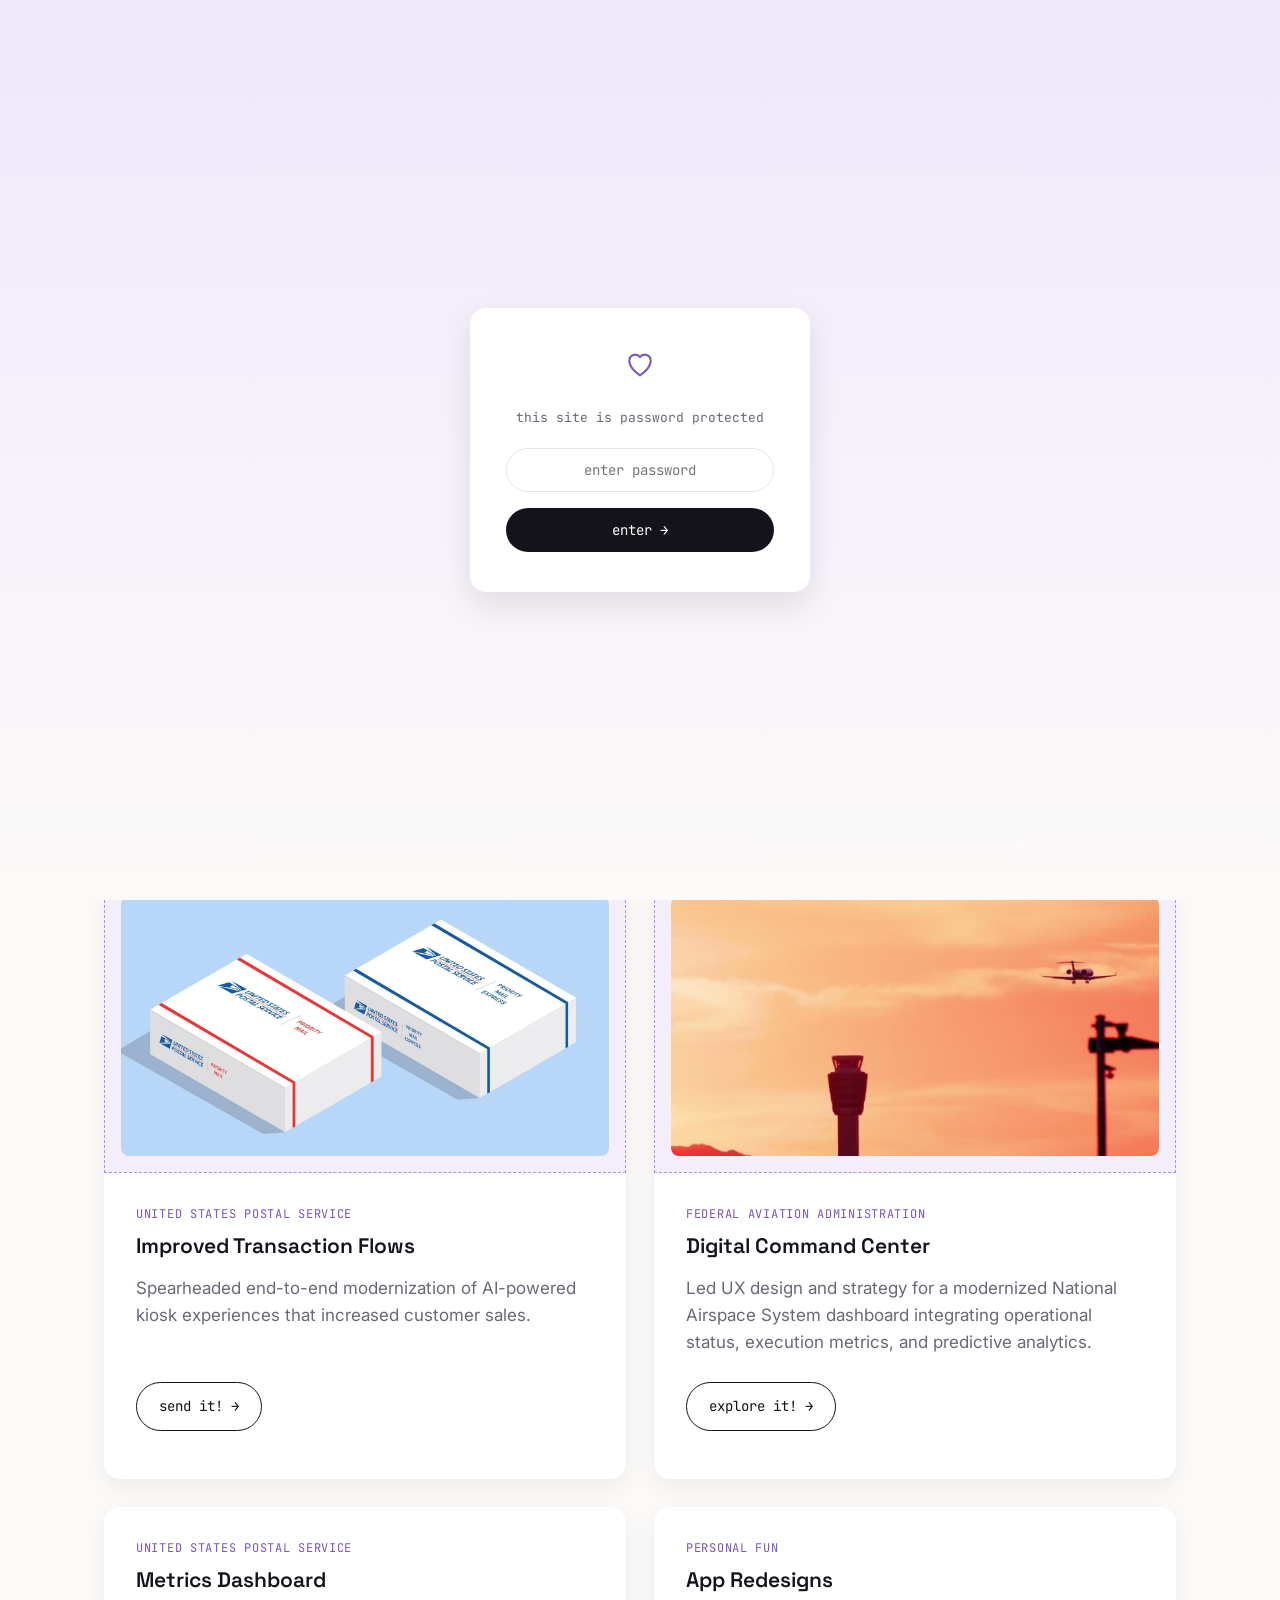
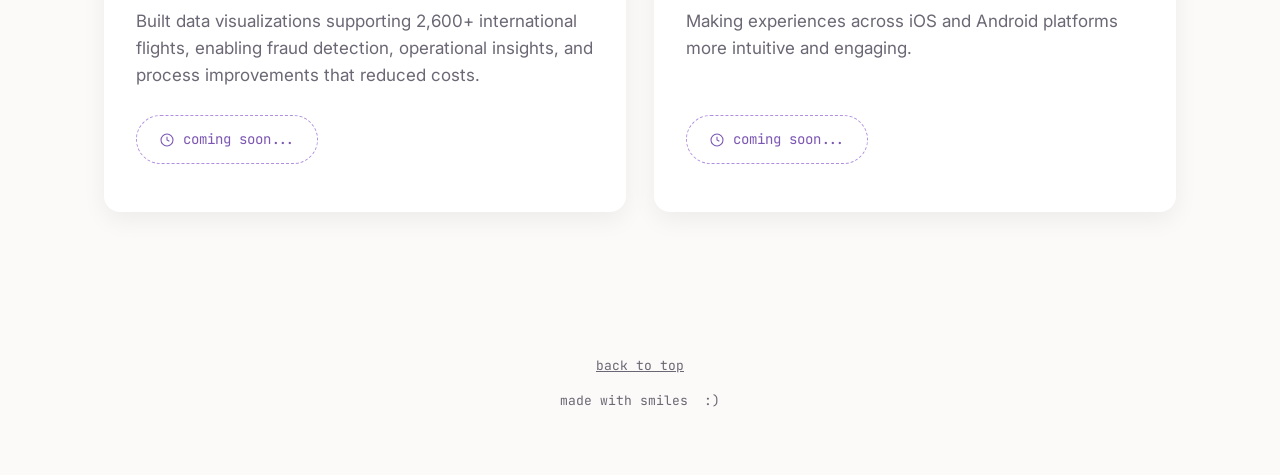
<file: index.html>
<!DOCTYPE html>
<html lang="en">
<head>
<meta charset="UTF-8">
<script>
  if ('scrollRestoration' in history) { history.scrollRestoration = 'manual'; }
  window.addEventListener('pageshow', function () {
    if (window.matchMedia('(max-width: 1511px)').matches) { window.scrollTo(0, 0); }
  });
</script>
<meta name="viewport" content="width=device-width, initial-scale=1.0">
<title>Lindsey Chu — Product Designer</title>
<meta name="description" content="Lindsey Chu is a product designer working at the intersection of design, AI, technology, and business strategy.">
<link rel="stylesheet" href="styles.css">
</head>
<body id="top">
<div class="password-gate" id="passwordGate">
  <form class="password-gate__card" id="passwordForm">
    <svg class="password-gate__logo" viewBox="0 0 24 24" fill="none" stroke="currentColor" stroke-width="1.6"><path d="M12 20.5s-8-5-8-11a4.5 4.5 0 0 1 8-2.8A4.5 4.5 0 0 1 20 9.5c0 6-8 11-8 11Z"/></svg>
    <p class="password-gate__label">this site is password protected</p>
    <input type="password" class="password-gate__input" id="passwordInput" placeholder="enter password" autocomplete="off" required>
    <button type="submit" class="btn btn--primary">enter →</button>
    <p class="password-gate__error" id="passwordError" hidden>incorrect password, try again</p>
  </form>
</div>


<header class="nav">
  <div class="nav__inner">
    <a href="index.html" class="nav__logo" aria-label="Lindsey Chu — home">
      <svg viewBox="0 0 24 24" fill="none" stroke="currentColor" stroke-width="1.6"><path d="M12 20.5s-8-5-8-11a4.5 4.5 0 0 1 8-2.8A4.5 4.5 0 0 1 20 9.5c0 6-8 11-8 11Z"/></svg>
    </a>
    <button class="nav__toggle" aria-label="Toggle menu"><span></span><span></span><span></span></button>
    <nav class="nav__links">
      <div class="nav__links-inner">
        <a href="index.html" aria-current="page">home</a>
        <div class="nav__dropdown">
          <a href="index.html#work" class="nav__dropdown-trigger">work<span class="nav__dropdown-plus" aria-hidden="true">+</span></a>
          <div class="nav__dropdown-menu">
            <div class="nav__dropdown-menu-inner">
              <a href="work-usps.html">USPS — Digital Modernization</a>
              <a href="work-faa.html">Federal Aviation Administration</a>
            </div>
          </div>
        </div>
        <a href="about.html">about</a>
        <a href="https://www.linkedin.com/in/lindsey-chu-1825741a3/" target="_blank" rel="noopener" class="nav__icon-link" aria-label="LinkedIn">
          <svg class="nav__icon" viewBox="0 0 24 24" fill="currentColor"><path d="M4.98 3.5a2.5 2.5 0 1 1 0 5 2.5 2.5 0 0 1 0-5ZM3 9h4v12H3V9Zm7 0h3.8v1.7h.05c.53-1 1.83-2.05 3.77-2.05C21.6 8.65 22 11 22 14v7h-4v-6.2c0-1.48-.03-3.37-2.05-3.37-2.06 0-2.37 1.6-2.37 3.26V21h-4V9Z"/></svg>
        </a>
      </div>
    </nav>
  </div>
</header>

<section class="hero">
  <div class="hero__blobs" aria-hidden="true">
    <svg width="100%" height="100%" viewBox="0 0 1200 700" preserveAspectRatio="xMidYMid slice">
      <path fill="#e3d4f6" opacity="0.6" d="M0,300 C200,200 300,400 500,320 C700,240 800,420 1000,340 C1100,300 1200,320 1200,320 L1200,0 L0,0 Z"/>
      <path fill="#d8c3f0" opacity="0.5" d="M0,420 C220,500 350,340 560,400 C760,460 900,380 1200,440 L1200,0 L0,0 Z"/>
    </svg>
  </div>
  <div class="wrap hero__inner">
    <p class="hero__title">hi, i'm lindsey</p>
    <div class="marquee">
      <div class="marquee__track">
        thinker&nbsp;&nbsp;*&nbsp;&nbsp;data engineer&nbsp;&nbsp;*&nbsp;&nbsp;chef&nbsp;&nbsp;*&nbsp;&nbsp;ux designer&nbsp;&nbsp;*&nbsp;&nbsp;harpist&nbsp;&nbsp;*&nbsp;&nbsp;product manager&nbsp;&nbsp;*&nbsp;&nbsp;ai researcher&nbsp;&nbsp;*&nbsp;&nbsp;business strategist&nbsp;&nbsp;*&nbsp;&nbsp;
        thinker&nbsp;&nbsp;*&nbsp;&nbsp;data engineer&nbsp;&nbsp;*&nbsp;&nbsp;chef&nbsp;&nbsp;*&nbsp;&nbsp;ux designer&nbsp;&nbsp;*&nbsp;&nbsp;harpist&nbsp;&nbsp;*&nbsp;&nbsp;product manager&nbsp;&nbsp;*&nbsp;&nbsp;ai researcher&nbsp;&nbsp;*&nbsp;&nbsp;business strategist&nbsp;&nbsp;*&nbsp;&nbsp;
      </div>
    </div>
    <div class="hero__bio">
      <p>Tinkering at the intersection of design, AI, and business strategy... making intuitive products people love to use.</p>
      <p class="recent"><b>recent:</b> User Experience &amp; AI Design Consultant at IBM</p>
    </div>
    <p class="hero__cta">
      <span class="bubble-cta">
        <span class="bubble-field" aria-hidden="true"></span>
        <a href="#work">view my work ↓</a>
      </span>
    </p>
  </div>
</section>

<section id="work">
  <div class="wrap">
    <p class="eyebrow">my work</p>
    <h2>Case Studies</h2>
    <div class="projects">

      <article class="project-card is-reversed">
        <div class="project-card__media">
          <div class="img-placeholder"><img src="assets/usps-cover.webp" alt="USPS boxes"></div>
        </div>
        <div class="project-card__body">
          <p class="project-card__tag">United States Postal Service</p>
          <h3>Improved Transaction Flows</h3>
          <p>Spearheaded end-to-end modernization of AI-powered kiosk experiences that increased customer sales.</p>
          <p class="project-card__cta">
            <span class="bubble-cta bubble-cta--compact">
              <span class="bubble-field" aria-hidden="true"></span>
              <a class="btn btn--outline" href="work-usps.html">send it! →</a>
            </span>
          </p>
        </div>
      </article>

      <article class="project-card">
        <div class="project-card__media">
          <div class="img-placeholder"><img src="assets/faa-cover.jpg" alt="plane flying in the sunset"></div>
        </div>
        <div class="project-card__body">
          <p class="project-card__tag">Federal Aviation Administration</p>
          <h3>Digital Command Center</h3>
          <p>Led UX design and strategy for a modernized National Airspace System dashboard integrating operational status, execution metrics, and predictive analytics.</p>
          <p class="project-card__cta">
            <span class="bubble-cta bubble-cta--compact">
              <span class="bubble-field" aria-hidden="true"></span>
              <a class="btn btn--outline" href="work-faa.html">explore it! →</a>
            </span>
          </p>
        </div>
      </article>

      <article class="project-card">
        <div class="project-card__body">
          <p class="project-card__tag">United States Postal Service</p>
          <h3>Metrics Dashboard</h3>
          <p>Built data visualizations supporting 2,600+ international flights, enabling fraud detection, operational insights, and process improvements that reduced costs.</p>
          <p class="project-card__cta">
            <span class="coming-soon">
              <svg class="coming-soon__icon" viewBox="0 0 24 24" fill="none" stroke="currentColor" stroke-width="1.6"><circle cx="12" cy="12" r="9"/><path d="M12 7v5l3.5 2"/></svg>
              coming soon...
            </span>
          </p>
        </div>
      </article>

      <article class="project-card">
        <div class="project-card__body">
          <p class="project-card__tag">personal fun</p>
          <h3>App Redesigns</h3>
          <p>Making experiences across iOS and Android platforms more intuitive and engaging.</p>
          <p class="project-card__cta">
            <span class="coming-soon">
              <svg class="coming-soon__icon" viewBox="0 0 24 24" fill="none" stroke="currentColor" stroke-width="1.6"><circle cx="12" cy="12" r="9"/><path d="M12 7v5l3.5 2"/></svg>
              coming soon...
            </span>
          </p>
        </div>
      </article>

    </div>
  </div>
</section>

<footer class="site-footer">
  <a class="back-to-top" href="#top">back to top</a>
  <p>made with smiles&nbsp; :)</p>
</footer>

<script src="script.js"></script>
</body>
</html>
</file>
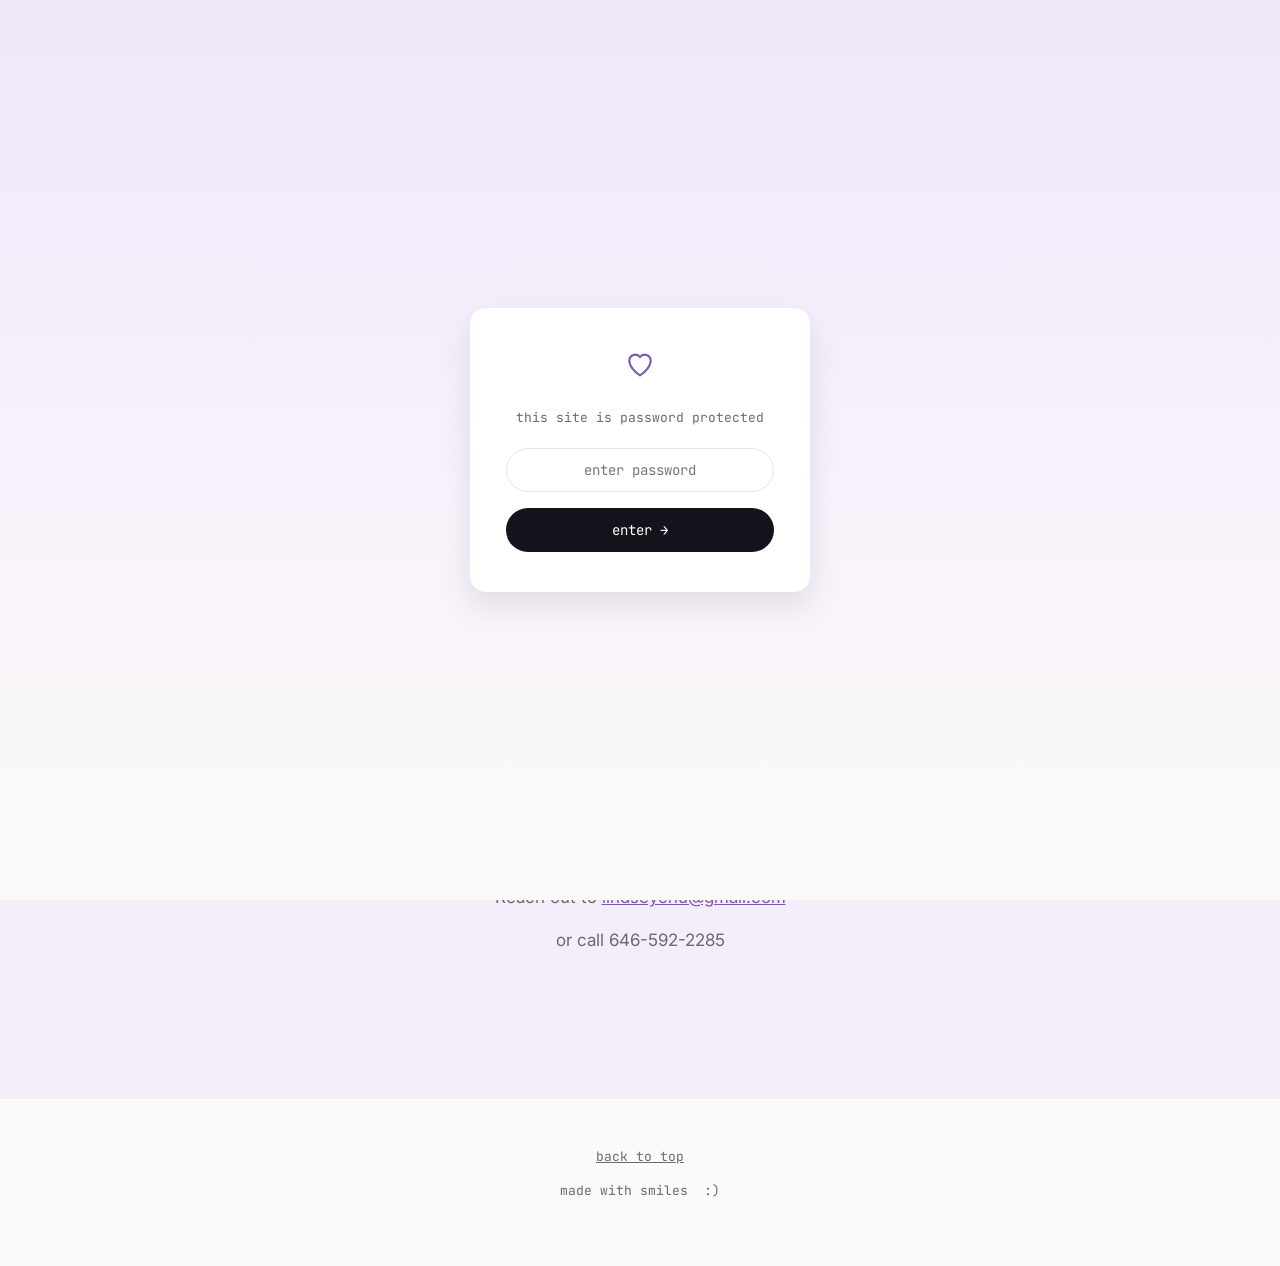
<file: about.html>
<!DOCTYPE html>
<html lang="en">
<head>
<meta charset="UTF-8">
<script>
  if ('scrollRestoration' in history) { history.scrollRestoration = 'manual'; }
  window.addEventListener('pageshow', function () {
    if (window.matchMedia('(max-width: 1511px)').matches) { window.scrollTo(0, 0); }
  });
</script>
<meta name="viewport" content="width=device-width, initial-scale=1.0">
<title>About — Lindsey Chu</title>
<link rel="stylesheet" href="styles.css">
</head>
<body id="top">
<div class="password-gate" id="passwordGate">
  <form class="password-gate__card" id="passwordForm">
    <svg class="password-gate__logo" viewBox="0 0 24 24" fill="none" stroke="currentColor" stroke-width="1.6"><path d="M12 20.5s-8-5-8-11a4.5 4.5 0 0 1 8-2.8A4.5 4.5 0 0 1 20 9.5c0 6-8 11-8 11Z"/></svg>
    <p class="password-gate__label">this site is password protected</p>
    <input type="password" class="password-gate__input" id="passwordInput" placeholder="enter password" autocomplete="off" required>
    <button type="submit" class="btn btn--primary">enter →</button>
    <p class="password-gate__error" id="passwordError" hidden>incorrect password, try again</p>
  </form>
</div>


<header class="nav">
  <div class="nav__inner">
    <a href="index.html" class="nav__logo" aria-label="Lindsey Chu — home">
      <svg viewBox="0 0 24 24" fill="none" stroke="currentColor" stroke-width="1.6"><path d="M12 20.5s-8-5-8-11a4.5 4.5 0 0 1 8-2.8A4.5 4.5 0 0 1 20 9.5c0 6-8 11-8 11Z"/></svg>
    </a>
    <button class="nav__toggle" aria-label="Toggle menu"><span></span><span></span><span></span></button>
    <nav class="nav__links">
      <div class="nav__links-inner">
        <a href="index.html">home</a>
        <div class="nav__dropdown">
          <a href="index.html#work" class="nav__dropdown-trigger">work<span class="nav__dropdown-plus" aria-hidden="true">+</span></a>
          <div class="nav__dropdown-menu">
            <div class="nav__dropdown-menu-inner">
              <a href="work-usps.html">USPS — Digital Modernization</a>
              <a href="work-faa.html">Federal Aviation Administration</a>
            </div>
          </div>
        </div>
        <a href="about.html" aria-current="page">about</a>
        <a href="https://www.linkedin.com/in/lindsey-chu-1825741a3/" target="_blank" rel="noopener" class="nav__icon-link" aria-label="LinkedIn">
          <svg class="nav__icon" viewBox="0 0 24 24" fill="currentColor"><path d="M4.98 3.5a2.5 2.5 0 1 1 0 5 2.5 2.5 0 0 1 0-5ZM3 9h4v12H3V9Zm7 0h3.8v1.7h.05c.53-1 1.83-2.05 3.77-2.05C21.6 8.65 22 11 22 14v7h-4v-6.2c0-1.48-.03-3.37-2.05-3.37-2.06 0-2.37 1.6-2.37 3.26V21h-4V9Z"/></svg>
        </a>
      </div>
    </nav>
  </div>
</header>

<section class="section--tint about-hero" style="padding-top:64px;">
  <div class="wrap">
    <h1 class="about-hero__title">Nice to meet you!</h1>

    <div class="about-hero__arrows">
      <svg class="about-arrow" data-target="school" viewBox="0 0 160 150" fill="none" aria-hidden="true">
        <path d="M135 8c-15 35-65 30-90 65-8 12-12 25-14 42" stroke="currentColor" stroke-linecap="round"/>
        <path d="M22 94l6 24 24-10" stroke="currentColor" stroke-linecap="round" stroke-linejoin="round"/>
      </svg>
      <svg class="about-arrow" data-target="career" viewBox="0 0 160 150" fill="none" aria-hidden="true">
        <path d="M80 8c-2 35 4 70 0 100" stroke="currentColor" stroke-linecap="round"/>
        <path d="M58 95l22 25 20-27" stroke="currentColor" stroke-linecap="round" stroke-linejoin="round"/>
      </svg>
      <svg class="about-arrow" data-target="hobbies" viewBox="0 0 160 150" fill="none" aria-hidden="true">
        <path d="M25 8c15 35 65 30 90 65 8 12 12 25 14 42" stroke="currentColor" stroke-linecap="round"/>
        <path d="M138 94l-6 24-24-10" stroke="currentColor" stroke-linecap="round" stroke-linejoin="round"/>
      </svg>
    </div>

    <div class="about-hero__images">
      <div class="about-photo-wrap about-photo-wrap--left" data-target="school">
        <span class="bubble-field" aria-hidden="true"></span>
        <div class="img-placeholder about-photo"><img src="assets/about3.JPG" alt="graduation photo with friends" style="width: 100%; max-width: 270px; height: auto;"></div>
      </div>
      <div class="about-photo-wrap about-photo-wrap--center" data-target="career">
        <span class="bubble-field" aria-hidden="true"></span>
        <div class="img-placeholder about-photo"><img src="assets/about1.JPG" alt="portrait of Lindsey" style="width: 100%; max-width: 300px; height: auto;"></div>
      </div>
      <div class="about-photo-wrap about-photo-wrap--right" data-target="hobbies">
        <span class="bubble-field" aria-hidden="true"></span>
        <div class="img-placeholder about-photo"><img src="assets/about2.JPG" alt="home-cooked meal spread" style="width: 100%; max-width: 200px; height: auto;"></div>
      </div>
    </div>

    <div class="about-hero__panel">
      <div class="about-panel" data-panel="career">
        <h3>career</h3>
        <p>Currently a User Experience &amp; AI Design Consultant in the Customer Transformation Service Line at IBM.</p>
        <p>I am passionate about exploring the intersection of design thinking, innovative technologies, and business strategies. Through a collaborative, empathetic, and iterative drive, I translate complex concepts into intuitive UX.</p>
      </div>

      <div class="about-panel" data-panel="school">
        <h3>school</h3>
        <ul>
          <li>Johns Hopkins, Carey Business School (2026)
            <ul>
              <li>M.B.A. in Business Administration, Beta Gamma Sigma Honor Society</li>
              <li>Specializations in Entrepreneurship and Real Estate</li>
            </ul>
          </li>
          <li>Maryland Institute College of Art (2026)
            <ul>
              <li>M.A. in Design Leadership, Honor Society</li>
            </ul>
          </li>
          <li>Williams College (2023)
            <ul>
              <li>B.A. in Computer Science, Minor in Science &amp; Technology Studies</li>
            </ul>
          </li>
        </ul>
      </div>

      <div class="about-panel" data-panel="hobbies">
        <h3>hobbies</h3>
        <ul>
          <li>transitioning from product design to product management</li>
          <li>career mentor for IBM buddy program</li>
          <li>experimenting with unique matcha latte flavors</li>
          <li>cooking new dishes from around the world</li>
        </ul>
      </div>
    </div>

    <div class="about-simple">
      <div class="about-simple__item">
        <div class="img-placeholder about-photo"><img src="assets/about1.JPG" alt="portrait of Lindsey" style="width: 100%; max-width: 300px; height: auto;"></div>
        <div class="about-simple__text">
          <h3>career</h3>
          <p>Currently a User Experience &amp; AI Design Consultant in the Customer Transformation Service Line at IBM.</p>
          <p>I am passionate about exploring the intersection of design thinking, innovative technologies, and business strategies. Through a collaborative, empathetic, and iterative drive, I translate complex concepts into intuitive UX.</p>
        </div>
      </div>
      <div class="about-simple__item">
        <div class="img-placeholder about-photo"><img src="assets/about3.JPG" alt="graduation photo with friends" style="width: 100%; max-width: 270px; height: auto;"></div>
        <div class="about-simple__text">
          <h3>school</h3>
          <ul>
            <li>Johns Hopkins, Carey Business School (2026)
              <ul>
                <li>M.B.A. in Business Administration, Beta Gamma Sigma Honor Society</li>
                <li>Specializations in Entrepreneurship and Real Estate</li>
              </ul>
            </li>
            <li>Maryland Institute College of Art (2026)
              <ul>
                <li>M.A. in Design Leadership, Honor Society</li>
              </ul>
            </li>
            <li>Williams College (2023)
              <ul>
                <li>B.A. in Computer Science, Minor in Science &amp; Technology Studies</li>
              </ul>
            </li>
          </ul>
        </div>
      </div>
      <div class="about-simple__item">
        <div class="img-placeholder about-photo about-photo--square"><img src="assets/about2.JPG" alt="home-cooked meal spread"></div>
        <div class="about-simple__text">
          <h3>hobbies</h3>
          <ul>
            <li>transitioning from product design to product management</li>
            <li>career mentor for IBM buddy program</li>
            <li>experimenting with unique matcha latte flavors</li>
            <li>cooking new dishes from around the world</li>
          </ul>
        </div>
      </div>
    </div>
  </div>

  <div class="wrap">
    <div class="contact-card">
      <p>Want to chat?</p>
      <p>Reach out to <a href="mailto:lindseychu@gmail.com">lindseychu@gmail.com</a></p>
      <p>or call 646-592-2285</p>
    </div>
  </div>
</section>

<footer class="site-footer">
  <a class="back-to-top" href="#top">back to top</a>
  <p>made with smiles&nbsp; :)</p>
</footer>

<script src="script.js"></script>
</body>
</html>
</file>
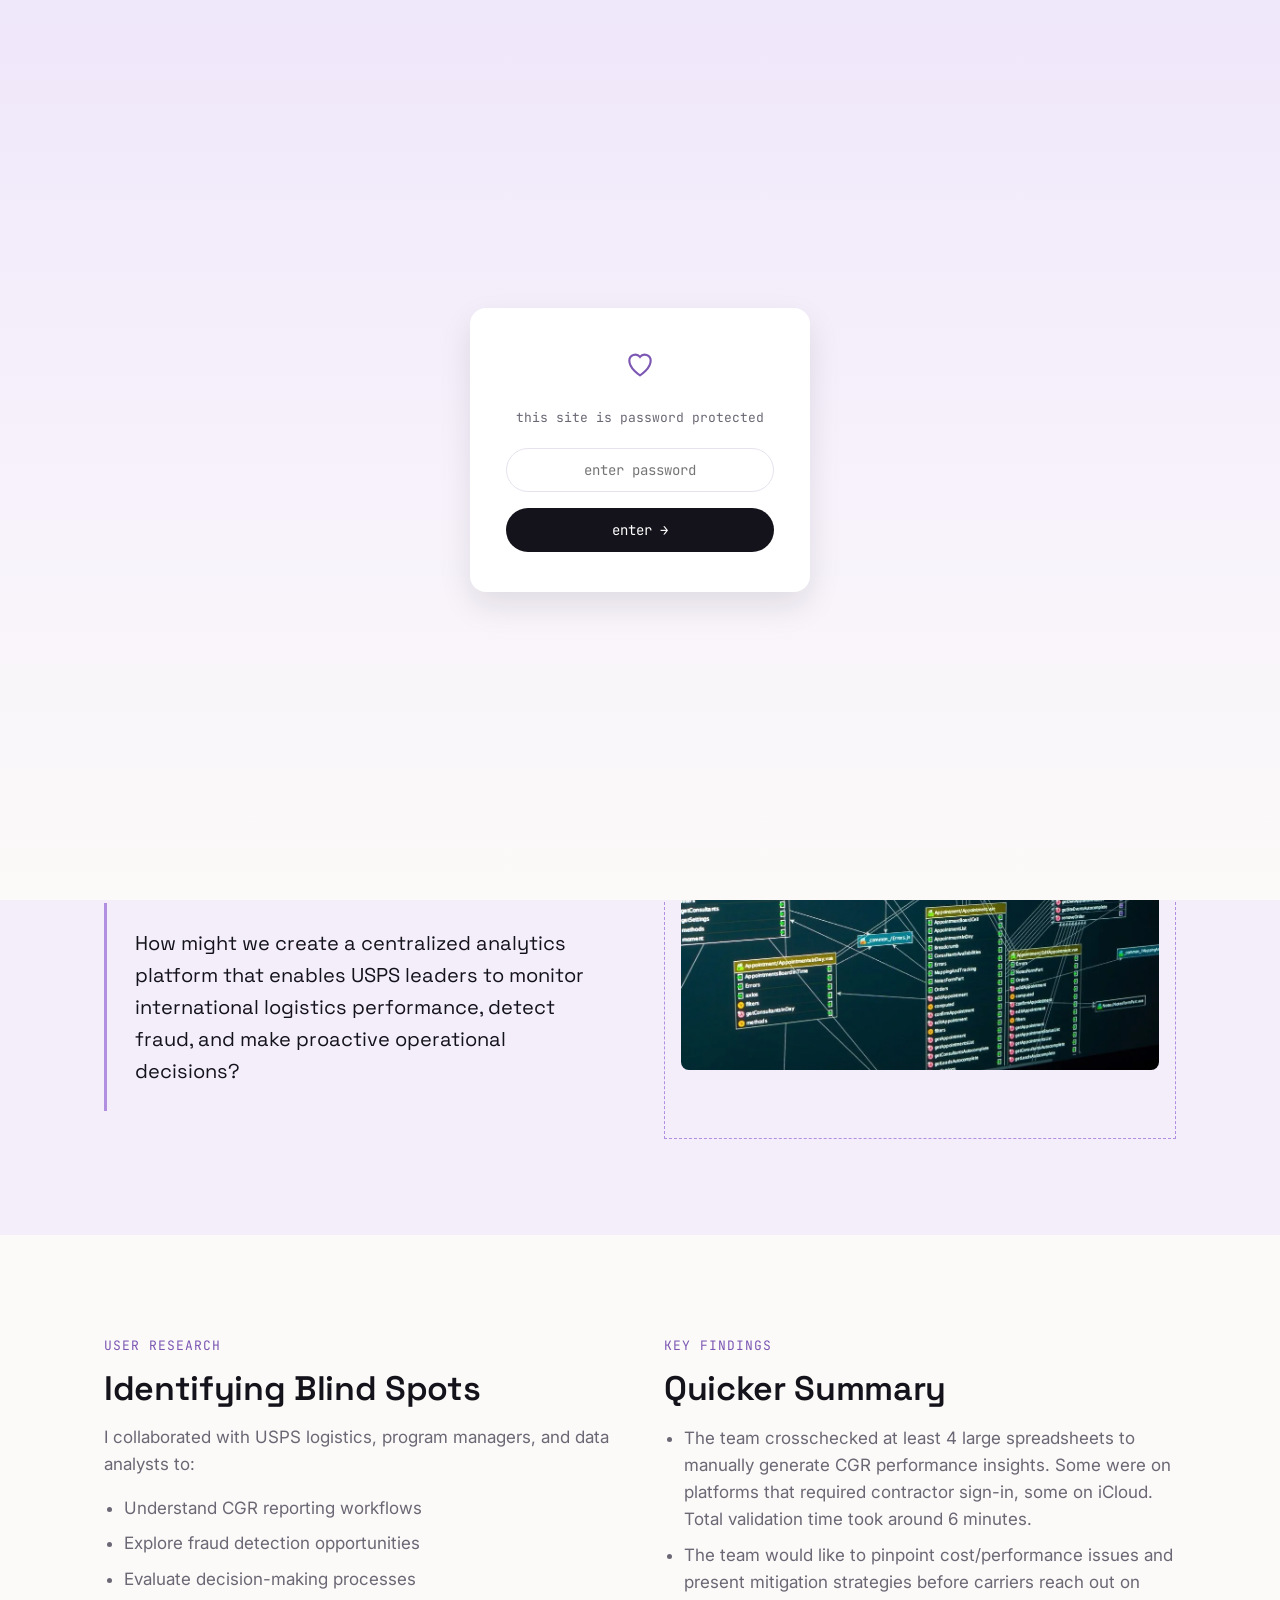
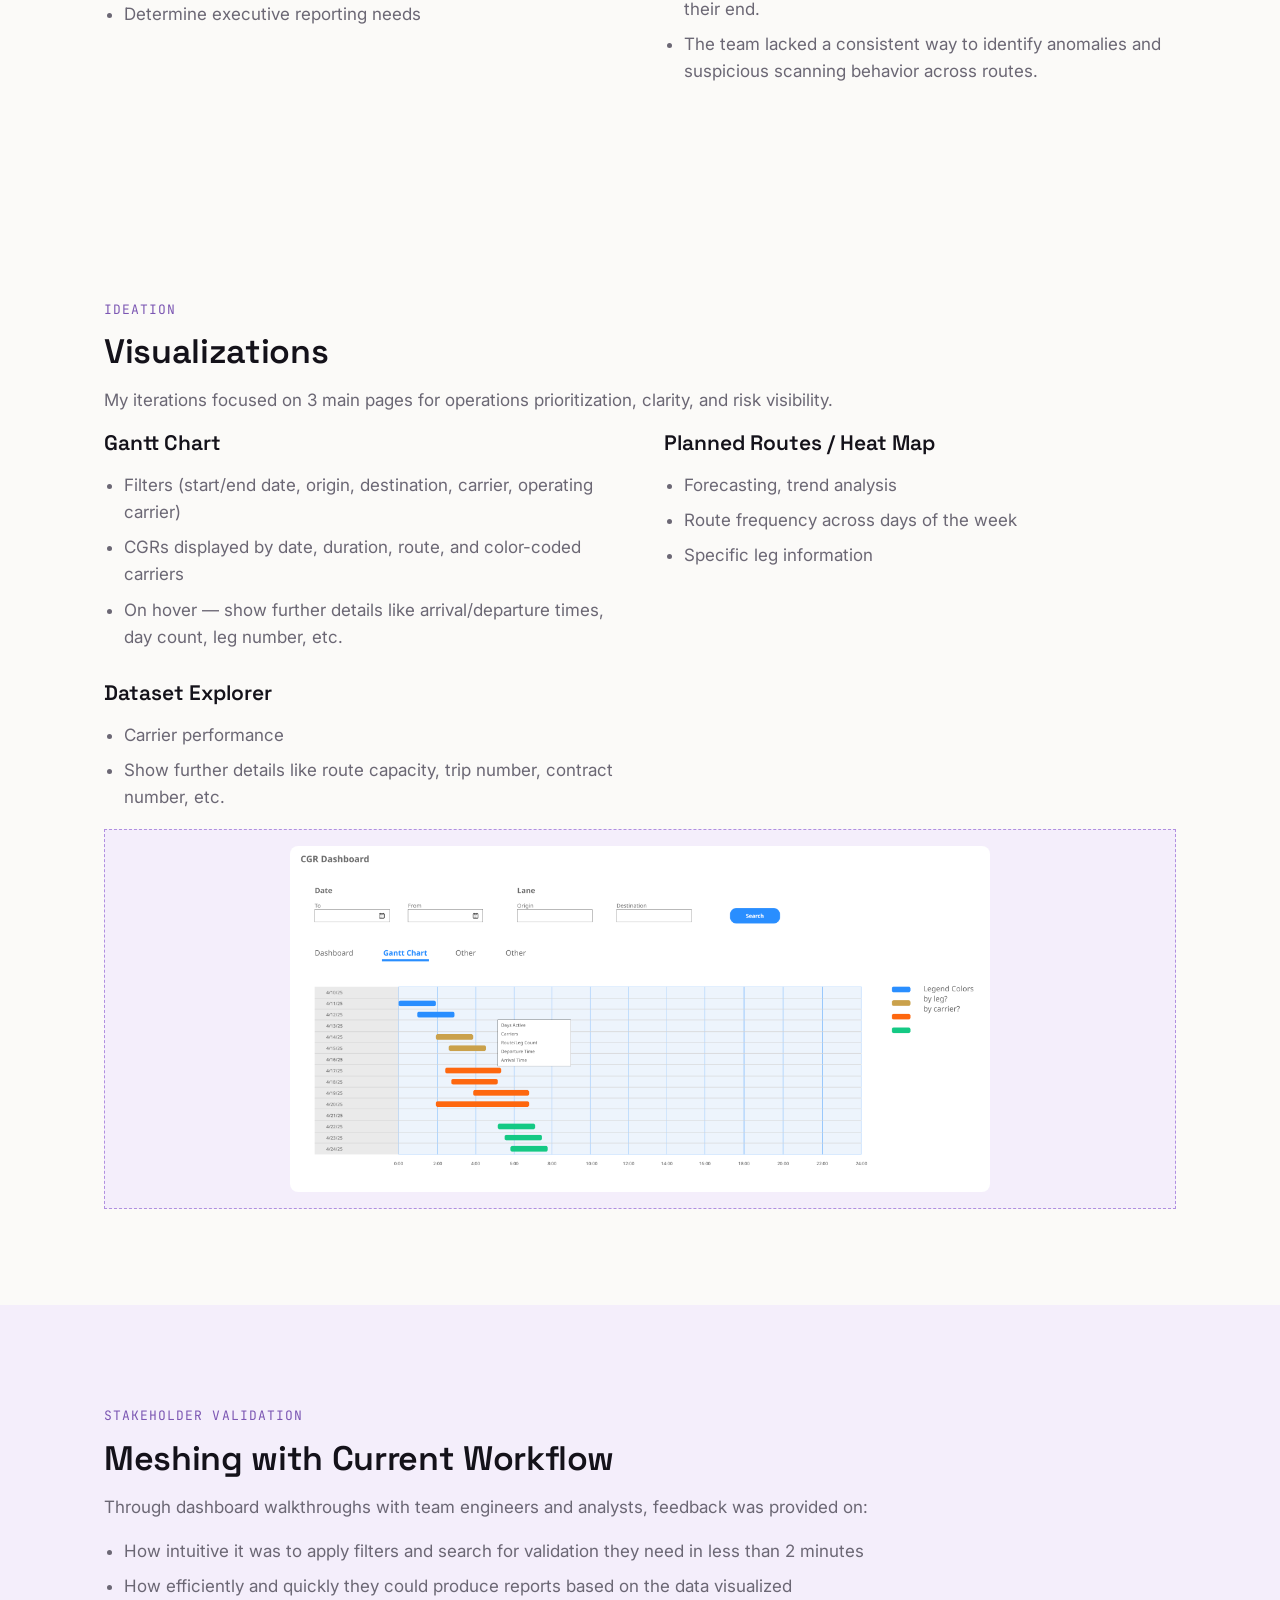
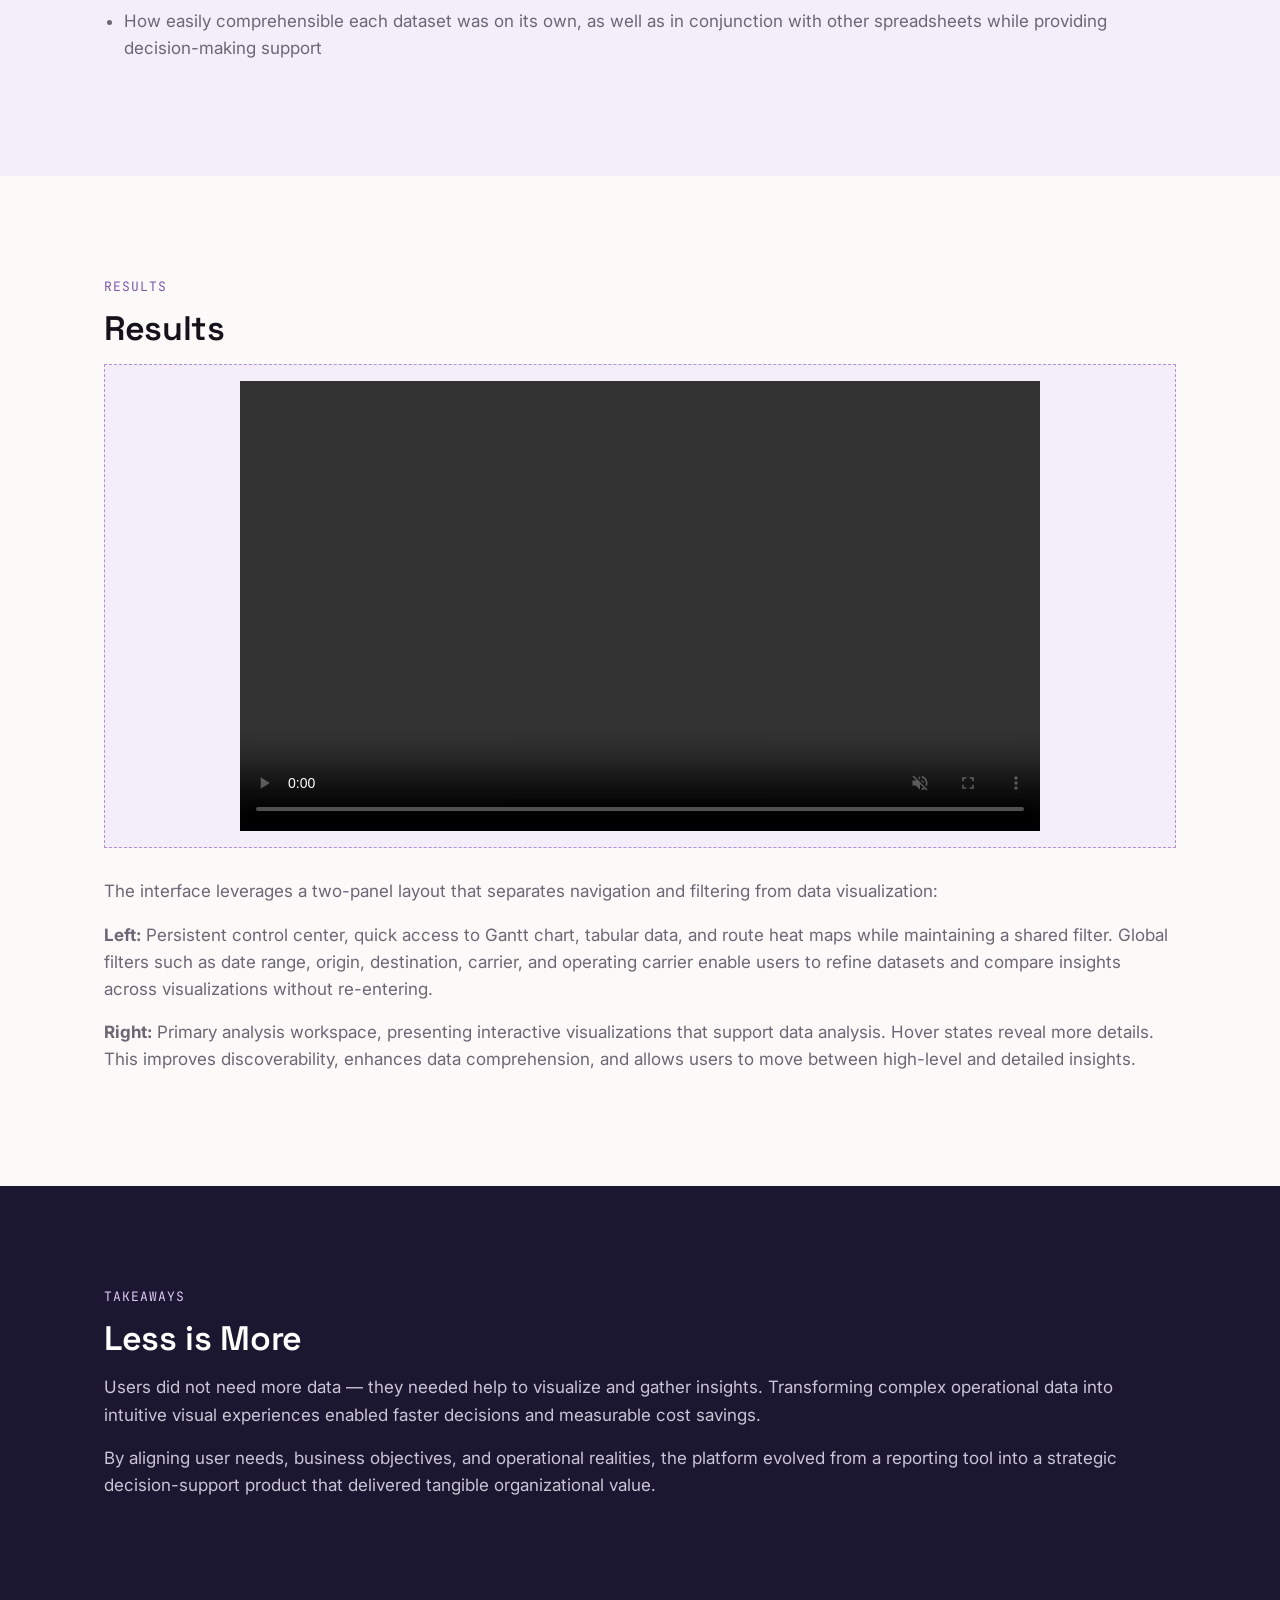
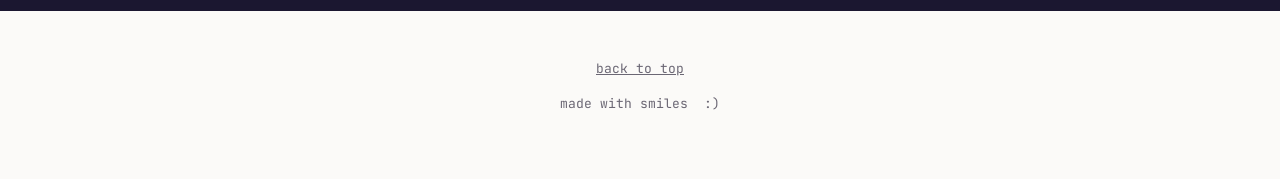
<file: work-usps-dashboard.html>
<!DOCTYPE html>
<html lang="en">
<head>
<meta charset="UTF-8">
<script>
  if ('scrollRestoration' in history) { history.scrollRestoration = 'manual'; }
  window.addEventListener('pageshow', function () {
    if (window.matchMedia('(max-width: 1511px)').matches) { window.scrollTo(0, 0); }
  });
</script>
<meta name="viewport" content="width=device-width, initial-scale=1.0">
<title>USPS International CGR Dashboard — Lindsey Chu</title>
<link rel="stylesheet" href="styles.css">
</head>
<body id="top">
<div class="password-gate" id="passwordGate">
  <form class="password-gate__card" id="passwordForm">
    <svg class="password-gate__logo" viewBox="0 0 24 24" fill="none" stroke="currentColor" stroke-width="1.6"><path d="M12 20.5s-8-5-8-11a4.5 4.5 0 0 1 8-2.8A4.5 4.5 0 0 1 20 9.5c0 6-8 11-8 11Z"/></svg>
    <p class="password-gate__label">this site is password protected</p>
    <input type="password" class="password-gate__input" id="passwordInput" placeholder="enter password" autocomplete="off" required>
    <button type="submit" class="btn btn--primary">enter →</button>
    <p class="password-gate__error" id="passwordError" hidden>incorrect password, try again</p>
  </form>
</div>


<header class="nav">
  <div class="nav__inner">
    <a href="index.html" class="nav__logo" aria-label="Lindsey Chu — home">
      <svg viewBox="0 0 24 24" fill="none" stroke="currentColor" stroke-width="1.6"><path d="M12 20.5s-8-5-8-11a4.5 4.5 0 0 1 8-2.8A4.5 4.5 0 0 1 20 9.5c0 6-8 11-8 11Z"/></svg>
    </a>
    <button class="nav__toggle" aria-label="Toggle menu"><span></span><span></span><span></span></button>
    <nav class="nav__links">
      <div class="nav__links-inner">
        <a href="index.html">home</a>
        <div class="nav__dropdown">
          <a href="index.html#work" class="nav__dropdown-trigger">work<span class="nav__dropdown-plus" aria-hidden="true">+</span></a>
          <div class="nav__dropdown-menu">
            <div class="nav__dropdown-menu-inner">
              <a href="work-usps.html">USPS — Digital Modernization</a>
              <a href="work-faa.html">Federal Aviation Administration</a>
            </div>
          </div>
        </div>
        <a href="about.html">about</a>
        <a href="https://www.linkedin.com/in/lindsey-chu-1825741a3/" target="_blank" rel="noopener" class="nav__icon-link" aria-label="LinkedIn">
          <svg class="nav__icon" viewBox="0 0 24 24" fill="currentColor"><path d="M4.98 3.5a2.5 2.5 0 1 1 0 5 2.5 2.5 0 0 1 0-5ZM3 9h4v12H3V9Zm7 0h3.8v1.7h.05c.53-1 1.83-2.05 3.77-2.05C21.6 8.65 22 11 22 14v7h-4v-6.2c0-1.48-.03-3.37-2.05-3.37-2.06 0-2.37 1.6-2.37 3.26V21h-4V9Z"/></svg>
        </a>
      </div>
    </nav>
  </div>
</header>

<section class="case-hero">
  <div class="wrap">
    <p class="eyebrow">United States Postal Service</p>
    <h1 style="font-size:40px;">Metrics Dashboard</h1>
    <dl class="case-meta">
      <div><dt>Role</dt><dd>Data Engineer / UX Designer</dd></div>
      <div><dt>Team</dt><dd>2 Engineers</dd></div>
      <div><dt>Project Type</dt><dd>Data Analytics</dd></div>
      <div><dt>Impact</dt><dd>Reduced operational costs by 24%, Prevented revenue loss</dd></div>
      <div><dt>Tools</dt><dd>Python, Plotly, Figma</dd></div>
    </dl>

    <p style="margin-top:32px;">USPS manages thousands of international flight route data spanning commercial airlines, international carriers, customs operations, and logistics partners. I designed and built an analytics and visualization platform that consolidated operational data across more than 2,600 international flight routes.</p>
  </div>
</section>

<section class="section--tint case-section">
  <div class="wrap two-col">
    <div>
    <p class="eyebrow">problem</p>
    <h2>Disconnected Tools</h2>
    <p>International logistics generated massive amounts of data across multiple government systems, spreadsheets, and reporting tools. The team spent significant time gathering data before they could identify issues or make informed decisions.</p>
    <div class="callout">How might we create a centralized analytics platform that enables USPS leaders to monitor international logistics performance, detect fraud, and make proactive operational decisions?</div>
    </div>
    <div class="img-placeholder"><img src="assets/dashboard-problem.webp" style="width: 100%; max-width: 500px; height: auto;"></div>
  </div>
</section>

<section class="case-section">
  <div class="wrap two-col">
    <div>
      <p class="eyebrow">user research</p>
      <h2>Identifying Blind Spots</h2>
      <p>I collaborated with USPS logistics, program managers, and data analysts to:</p>
      <ul>
        <li>Understand CGR reporting workflows</li>
        <li>Explore fraud detection opportunities</li>
        <li>Evaluate decision-making processes</li>
        <li>Determine executive reporting needs</li>
      </ul>
    </div>
    <div>
      <p class="eyebrow">key findings</p>
      <h2>Quicker Summary</h2>
      <ul>
        <li>The team crosschecked at least 4 large spreadsheets to manually generate CGR performance insights. Some were on platforms that required contractor sign-in, some on iCloud. Total validation time took around 6 minutes.</li>
        <li>The team would like to pinpoint cost/performance issues and present mitigation strategies before carriers reach out on their end.</li>
        <li>The team lacked a consistent way to identify anomalies and suspicious scanning behavior across routes.</li>
      </ul>
    </div>
  </div>
</section>

<section class="case-section">
  <div class="wrap">
    <p class="eyebrow">ideation</p>
    <h2>Visualizations</h2>
    <p>My iterations focused on 3 main pages for operations prioritization, clarity, and risk visibility.</p>
    <div class="two-col">
      <div>
        <h3>Gantt Chart</h3>
        <ul>
          <li>Filters (start/end date, origin, destination, carrier, operating carrier)</li>
          <li>CGRs displayed by date, duration, route, and color-coded carriers</li>
          <li>On hover — show further details like arrival/departure times, day count, leg number, etc.</li>
        </ul>
        <h3 style="margin-top: 30px">Dataset Explorer</h3>
        <ul>
          <li>Carrier performance</li>
          <li>Show further details like route capacity, trip number, contract number, etc.</li>
        </ul>
      </div>
      <div>
        <h3>Planned Routes / Heat Map</h3>
        <ul>
          <li>Forecasting, trend analysis</li>
          <li>Route frequency across days of the week</li>
          <li>Specific leg information</li>
        </ul>
      </div>
    </div>
    <div class="img-placeholder"><img src="assets/dashboard-ideation.png" style="width: 100%; max-width: 700px; height: auto;"></div>
  </div>
</section>

<section class="section--tint case-section">
  <div class="wrap">
    <p class="eyebrow">stakeholder validation</p>
    <h2>Meshing with Current Workflow</h2>
    <p>Through dashboard walkthroughs with team engineers and analysts, feedback was provided on:</p>
    <ul>
      <li>How intuitive it was to apply filters and search for validation they need in less than 2 minutes</li>
      <li>How efficiently and quickly they could produce reports based on the data visualized</li>
      <li>How easily comprehensible each dataset was on its own, as well as in conjunction with other spreadsheets while providing decision-making support</li>
    </ul>
  </div>
</section>

<section class="case-section">
  <div class="wrap">
    <p class="eyebrow">results</p>
    <h2>Results</h2>
    <div class="img-placeholder"><video autoplay muted loop width="800" height="450" controls><source src="assets/dashboard-final.mov" type="video/mp4"></video></div>
    <p style="margin-top: 30px">The interface leverages a two-panel layout that separates navigation and filtering from data visualization:</p>
    <p><b>Left:</b> Persistent control center, quick access to Gantt chart, tabular data, and route heat maps while maintaining a shared filter. Global filters such as date range, origin, destination, carrier, and operating carrier enable users to refine datasets and compare insights across visualizations without re-entering.</p>
    <p><b>Right:</b> Primary analysis workspace, presenting interactive visualizations that support data analysis. Hover states reveal more details. This improves discoverability, enhances data comprehension, and allows users to move between high-level and detailed insights.</p>
  </div>
</section>

<section class="section--dark case-section">
  <div class="wrap">
    <p class="eyebrow">takeaways</p>
    <h2>Less is More</h2>
    <p>Users did not need more data — they needed help to visualize and gather insights. Transforming complex operational data into intuitive visual experiences enabled faster decisions and measurable cost savings.</p>
    <p>By aligning user needs, business objectives, and operational realities, the platform evolved from a reporting tool into a strategic decision-support product that delivered tangible organizational value.</p>
  </div>
</section>

<footer class="site-footer">
  <a class="back-to-top" href="#top">back to top</a>
  <p>made with smiles&nbsp; :)</p>
</footer>

<script src="script.js"></script>
</body>
</html>
</file>
<file: styles.css>
/* ============================================================
   lindseychu.com — design system
   Layout/component language adapted from motherduck.com,
   recolored to Lindsey's existing lavender/mono brand.
   ============================================================ */

@import url('https://fonts.googleapis.com/css2?family=Space+Grotesk:wght@500;600;700&family=Inter:wght@400;500;600&family=JetBrains+Mono:wght@400;500;600&family=Press+Start+2P&display=swap');

:root {
  --ink: #14121a;
  --bg: #fbfaf8;
  --lavender-50: #f4eefb;
  --lavender-200: #dcc9f2;
  --lavender-400: #b08fe0;
  --lavender-600: #7c57b3;
  --navy-dark: #1b1730;
  --white: #ffffff;
  --gray-500: #6b6774;
  --border: #e7e2ee;
  --coral: #e0603f;
  --coral-50: #fbece6;
  --coral-200: #f3c3b2;

  --font-display: 'Space Grotesk', 'Inter', sans-serif;
  --font-body: 'Inter', sans-serif;
  --font-mono: 'JetBrains Mono', monospace;
  --font-pixel: 'Press Start 2P', 'JetBrains Mono', monospace;

  --radius-card: 16px;
  --radius-pill: 999px;
  --max-width: 1120px;
  --shadow-card: 0 8px 24px rgba(20, 18, 26, 0.06);
  --shadow-card-hover: 0 14px 32px rgba(20, 18, 26, 0.1);
}

* { box-sizing: border-box; }

html { scroll-behavior: smooth; background: var(--bg); }

body {
  margin: 0;
  background: var(--bg);
  color: var(--ink);
  font-family: var(--font-body);
  font-size: 17px;
  line-height: 1.6;
  -webkit-font-smoothing: antialiased;
  overflow-x: hidden;
  opacity: 0;
  animation: page-fade-in 1s ease forwards;
}
@keyframes page-fade-in {
  from { opacity: 0; }
  to { opacity: 1; }
}
body.is-fading-out {
  animation: none;
  opacity: 0;
  transition: opacity 0.7s ease;
}
@media (prefers-reduced-motion: reduce) {
  body { animation: none; opacity: 1; }
  body.is-fading-out { transition: none; opacity: 1; }
}

img { max-width: 100%; display: block; }

a { color: inherit; text-decoration: none; }

.wrap {
  max-width: var(--max-width);
  margin: 0 auto;
  padding: 0 24px;
}
.wrap--wide { max-width: 1440px; }

section { padding: 96px 0; }
@media (max-width: 720px) { section { padding: 56px 0; } }

.section--tint { background: var(--lavender-50); }
.section--dark { background: var(--navy-dark); color: var(--white); }

h1, h2, h3 {
  font-family: var(--font-display);
  font-weight: 600;
  line-height: 1.15;
  margin: 0 0 16px;
}

h1 { font-size: 60px; letter-spacing: -0.02em; }
h2 { font-size: 34px; letter-spacing: -0.01em; }
h3 { font-size: 21px; }

p { margin: 0 0 16px; color: var(--gray-500); }
.section--dark p { color: #c9c4d6; }

.eyebrow {
  display: inline-block;
  font-family: var(--font-mono);
  font-size: 13px;
  letter-spacing: 0.08em;
  text-transform: uppercase;
  color: var(--lavender-600);
  margin-bottom: 12px;
}
.section--dark .eyebrow { color: var(--lavender-200); }

@media (max-width: 720px) {
  h1 { font-size: 36px; }
  h2 { font-size: 26px; }
}

/* ---------- Nav ---------- */
.nav {
  position: sticky;
  top: 0;
  z-index: 50;
  background: rgba(251, 250, 248, 0.85);
  backdrop-filter: blur(10px);
  border-bottom: 1px solid var(--border);
}

.nav__inner {
  max-width: var(--max-width);
  margin: 0 auto;
  padding: 18px 24px;
  display: flex;
  align-items: center;
  justify-content: space-between;
}

.nav__logo { width: 26px; height: 26px; color: var(--ink); flex-shrink: 0; }

.nav__links {
  display: flex;
  align-items: center;
  gap: 32px;
  font-family: var(--font-mono);
  font-size: 14px;
}

.nav__links a { padding: 6px 2px; border-bottom: 1px solid transparent; }
.nav__links a:hover,
.nav__links a[aria-current="page"] { border-bottom-color: var(--lavender-400); }

.nav__icon { width: 20px; height: 20px; }

.nav__dropdown { position: relative; }
.nav__dropdown-plus { display: none; }

.nav__links-inner { display: contents; }

.nav__dropdown-menu {
  display: none;
  position: absolute;
  top: 100%;
  left: 0;
  margin-top: 5px;
  background: var(--white);
  border: 1px solid var(--border);
  border-radius: 12px;
  padding: 8px 0;
  min-width: 220px;
  box-shadow: var(--shadow-card);
  z-index: 10;
}
.nav__dropdown:hover .nav__dropdown-menu,
.nav__dropdown:focus-within .nav__dropdown-menu { display: block; }
.nav__dropdown-menu-inner { display: contents; }
@media (min-width: 821px) and (max-width: 1511px) {
  .nav__dropdown-menu { left: 50%; right: auto; transform: translateX(-50%); text-align: left; }
}

.nav__dropdown-menu a {
  display: block;
  padding: 9px 18px;
  white-space: nowrap;
}
.nav__dropdown-menu a:hover { background: var(--lavender-50); }

.nav__toggle {
  display: none;
  background: none;
  border: none;
  cursor: pointer;
  padding: 6px;
}
.nav__toggle span {
  display: block;
  width: 22px;
  height: 2px;
  background: var(--ink);
  margin: 5px 0;
}

@media (max-width: 720px) {
  .nav__toggle { display: block; }
  .nav__links {
    display: block;
    max-height: 0;
    overflow: hidden;
    transition: max-height 0.45s ease;
    position: absolute;
    top: 100%;
    left: 0;
    right: 0;
    background: var(--bg);
  }
  .nav__links.is-open { max-height: 480px; }
  .nav__links-inner {
    display: flex;
    flex-direction: column;
    align-items: flex-end;
    gap: 18px;
    padding: 20px 24px 28px;
    border-bottom: 1px solid var(--border);
  }
  .nav__dropdown { width: 100%; text-align: right; }
  .nav__dropdown-trigger {
    display: inline-flex;
    align-items: center;
    gap: 6px;
  }
  .nav__dropdown-plus {
    display: inline-block;
    transition: transform 0.2s ease;
  }
  .nav__dropdown.is-open .nav__dropdown-plus { transform: rotate(45deg); }
  .nav__dropdown-menu {
    position: static;
    display: block;
    max-height: 0;
    overflow: hidden;
    transition: max-height 0.35s ease, margin-top 0.35s ease;
    background: none;
    box-shadow: none;
    border: none;
    margin-top: 0;
    text-align: right;
  }
  .nav__dropdown.is-open .nav__dropdown-menu { max-height: 140px; margin-top: 4px; }
  .nav__dropdown-menu-inner {
    display: block;
    padding: 4px 28px 4px 0;
  }
  .nav__dropdown-menu a:hover { background: none; }
}

/* ---------- Password gate ---------- */
.password-gate {
  position: fixed;
  inset: 0;
  z-index: 9999;
  display: flex;
  align-items: center;
  justify-content: center;
  background: linear-gradient(180deg, #efe7fa 0%, #f7f2fb 55%, var(--bg) 100%);
  padding: 24px;
}
.password-gate[hidden] { display: none; }

.password-gate__card {
  background: var(--white);
  border-radius: var(--radius-card);
  box-shadow: var(--shadow-card-hover);
  padding: 40px 36px;
  max-width: 340px;
  width: 100%;
  text-align: center;
}
.password-gate__logo { width: 32px; height: 32px; color: var(--lavender-600); margin: 0 auto 20px; }
.password-gate__label {
  font-family: var(--font-mono);
  font-size: 13px;
  color: var(--gray-500);
  margin-bottom: 20px;
}
.password-gate__input {
  width: 100%;
  padding: 12px 16px;
  border: 1px solid var(--border);
  border-radius: var(--radius-pill);
  font-family: var(--font-mono);
  font-size: 14px;
  text-align: center;
  margin-bottom: 16px;
}
.password-gate__input:focus { outline: none; border-color: var(--lavender-400); }
.password-gate__card .btn { width: 100%; justify-content: center; }
.password-gate__error {
  color: #c0392b;
  font-family: var(--font-mono);
  font-size: 12.5px;
  margin: 14px 0 0;
}

body.is-locked { overflow: hidden; }

/* ---------- Buttons ---------- */
.btn {
  display: inline-flex;
  align-items: center;
  gap: 8px;
  font-family: var(--font-mono);
  font-size: 14px;
  padding: 12px 22px;
  border-radius: var(--radius-pill);
  border: 1px solid transparent;
  cursor: pointer;
  transition: transform 0.15s ease, box-shadow 0.15s ease;
}
.btn:hover { transform: translateY(-1px); }

.btn--primary { background: var(--ink); color: var(--white); }
.btn--primary:hover { box-shadow: var(--shadow-card-hover); }

.btn--outline { background: transparent; border-color: var(--ink); color: var(--ink); }
.btn--outline:hover { background: var(--lavender-600); border-color: var(--lavender-600); color: var(--white); }

.btn--light { background: var(--white); color: var(--ink); box-shadow: var(--shadow-card); }
.btn--light:hover { box-shadow: var(--shadow-card-hover); }

/* ---------- Hero ---------- */
.hero {
  position: relative;
  padding: 72px 0 110px;
  background: linear-gradient(180deg, #efe7fa 0%, #f7f2fb 55%, var(--bg) 100%);
}
@media (min-width: 821px) and (max-width: 1511px) {
  .hero { padding: 40px 0 40px; }
}

.hero__blobs {
  position: absolute;
  inset: 0;
  overflow: hidden;
  z-index: 0;
  opacity: 0.7;
  animation: drift 22s ease-in-out infinite alternate;
}
.hero__blobs.is-paused { animation-play-state: paused; }
@media (min-width: 821px) and (max-width: 1511px) {
  .hero__blobs svg {
    display: block;
    width: 100%;
    height: 100%;
    transform: scaleY(1.1);
    transform-origin: top;
  }
}

@keyframes drift {
  0% { transform: translate(0, 0) scale(1); }
  100% { transform: translate(-2%, 2%) scale(1.04); }
}

.hero__inner { position: relative; z-index: 1; }

.hero__title {
  text-align: center;
  font-family: var(--font-pixel);
  font-weight: 300;
  font-size: 25px;
  line-height: 2;
  letter-spacing: 1px;
  margin-top: 50px;
  margin-bottom: 28px;
}
@media (max-width: 720px) {
  .hero__title { font-size: 15px; }
}
@media (max-width: 820px) {
  .hero__title { margin-top: 0px; }
}
@media (min-width: 821px) and (max-width: 1511px) {
  .hero__title { margin-top: 16px; margin-bottom: 16px; }
}

.marquee {
  overflow: hidden;
  white-space: nowrap;
  border-top: 1px solid var(--lavender-200);
  border-bottom: 1px solid var(--lavender-200);
  padding: 10px 0;
  margin-top: 50px;
  margin-bottom: 60px;
}
@media (min-width: 821px) and (max-width: 1511px) {
  .marquee { margin-top: 24px; margin-bottom: 24px; }
}
.marquee__track {
  display: inline-block;
  font-family: var(--font-mono);
  font-size: 14px;
  color: var(--lavender-600);
  animation: scroll-left 28s linear infinite;
}
@keyframes scroll-left {
  from { transform: translateX(0); }
  to { transform: translateX(-50%); }
}

.hero__bio {
  max-width: 520px;
  margin: 0 auto;
  text-align: left;
}
@media (min-width: 721px) {
  .hero__bio { transform: translateX(40px); }
}
.hero__bio p { color: var(--ink); margin-top: 60px;}
.hero__bio .recent { font-family: var(--font-mono); font-size: 14px; color: var(--gray-500); margin-top: 60px; }
.hero__bio .recent b { color: var(--ink); }
@media (min-width: 821px) and (max-width: 1511px) {
  .hero__bio p { margin-top: 24px; }
}

.hero__cta {
  text-align: center;
  margin-top: 250px;
  font-family: var(--font-mono);
  font-size: 14px;
  color: var(--lavender-600);
}
@media (min-width: 821px) and (max-width: 1511px) {
  .hero__cta { margin-top: 170px; }
}
.hero__cta a { padding: 6px 2px; border-bottom: 1px solid transparent; }
.hero__cta a:hover { border-bottom-color: var(--lavender-400); }
@media (min-width: 821px) {
  .hero__cta a {
    display: inline-block;
    padding: 12px 28px;
    border: 1.5px solid var(--lavender-400);
    border-radius: var(--radius-pill);
    transition: border-color 0.25s ease;
  }
  .hero__cta a:hover {
    border-color: transparent;
    text-decoration: underline;
    text-underline-offset: 3px;
  }
}
@media (max-width: 820px) {
  .hero__cta { margin-top: 100px; }
}

.bubble-cta {
  position: relative;
  display: inline-block;
}
.bubble-cta a { position: relative; z-index: 1; }

.bubble-field {
  position: absolute;
  left: 50%;
  top: 50%;
  width: 0;
  height: 0;
  pointer-events: none;
  z-index: 0;
  opacity: 1;
  transition: opacity 0.3s ease;
}
.bubble-field.is-hidden { opacity: 0; }

.bubble {
  position: absolute;
  left: 0;
  top: 0;
  width: var(--size);
  height: var(--size);
  margin-left: calc(var(--size) / -2);
  margin-top: calc(var(--size) / -2);
  border-radius: 50%;
  background: var(--bubble-color);
  opacity: 0;
  scale: 0;
  translate: var(--x) var(--y);
  animation:
    bubble-pop 0.45s var(--delay) cubic-bezier(.2, .8, .3, 1.3) forwards,
    bubble-float var(--float-duration) var(--delay) ease-in-out infinite;
}

@keyframes bubble-pop {
  to { opacity: var(--max-opacity); scale: 1; }
}

@keyframes bubble-float {
  0%, 100% { translate: var(--x) var(--y); }
  50% { translate: calc(var(--x) + var(--fx)) calc(var(--y) + var(--fy)); }
}

@media (prefers-reduced-motion: reduce) {
  .bubble { animation: bubble-pop 0.3s var(--delay) ease-out forwards; }
}

/* ---------- Project cards ---------- */
.projects {
  display: grid;
  grid-template-columns: 1fr 1fr;
  gap: 28px;
}

.project-card {
  display: grid;
  grid-template-columns: 1fr;
  grid-template-rows: auto 1fr;
  gap: 0;
  background: var(--white);
  border-radius: var(--radius-card);
  box-shadow: var(--shadow-card);
  overflow: hidden;
  transition: box-shadow 0.2s ease, transform 0.2s ease;
}
.project-card:hover { box-shadow: var(--shadow-card-hover); transform: translateY(-2px); }

.project-card__media { order: 2; grid-row: 1; aspect-ratio: 16 / 9; overflow: hidden; }
.project-card.is-reversed .project-card__media { order: 0; }

.project-card__body {
  order: 3;
  grid-row: 2;
  padding: 32px;
  display: flex;
  flex-direction: column;
  justify-content: flex-start;
  height: 100%;
}
.project-card.is-reversed .project-card__body { order: 1; }

.project-card__cta { margin-top: auto; padding-top: 10px; }

.coming-soon {
  display: inline-flex;
  align-items: center;
  gap: 8px;
  font-family: var(--font-mono);
  font-size: 14px;
  color: var(--lavender-600);
  padding: 12px 22px;
  border: 1.5px dashed var(--lavender-400);
  border-radius: var(--radius-pill);
}
.coming-soon__icon { width: 16px; height: 16px; flex-shrink: 0; }

.project-card__tag {
  font-family: var(--font-mono);
  font-size: 12px;
  letter-spacing: 0.06em;
  text-transform: uppercase;
  color: var(--lavender-600);
  margin-bottom: 10px;
}

@media (max-width: 820px) {
  .projects { grid-template-columns: 1fr; }
}

/* ---------- Image placeholder ---------- */
.img-placeholder {
  display: flex;
  align-items: center;
  justify-content: center;
  min-height: 220px;
  height: 100%;
  background: var(--lavender-50);
  border: 1.5px dashed var(--lavender-400);
  color: var(--lavender-600);
  font-family: var(--font-mono);
  font-size: 12.5px;
  text-align: center;
  padding: 16px;
  border-radius: inherit;
}
.img-placeholder img {
  width: 100%;
  height: 100%;
  object-fit: cover;
  border-radius: 8px;
  display: block;
}
.img-placeholder--inline {
  border-radius: var(--radius-card);
  margin: 24px 0;
  min-height: 260px;
}

/* ---------- Design system slideshow ---------- */
.design-system-slideshow {
  cursor: default;
  transition: transform 0.3s ease;
  transform-origin: center;
  width: 100%;
  max-width: 400px;
  height: auto;
  aspect-ratio: 2028 / 1350;
}
.design-system-slideshow:hover {
  transform: scale(1.1);
  z-index: 2;
}
.design-system-slideshow__img {
  width: 100%;
  height: 100%;
  object-fit: contain;
  border-radius: 0;
}

/* ---------- Eyesweep video ---------- */
.eyesweep-video {
  cursor: default;
  transition: transform 0.3s ease;
  transform-origin: center;
}
.eyesweep-video:hover {
  transform: scale(1.1);
  z-index: 2;
}
.eyesweep-video__media {
  width: 100%;
  max-width: 450px;
  height: auto;
  border-radius: 8px;
  display: block;
}

/* ---------- Hover hint row ---------- */
.hover-hint-row {
  display: flex;
  align-items: center;
  gap: 20px;
}
.hover-hint-row .two-col { flex: 1; min-width: 0; }
.hover-hint {
  flex-shrink: 0;
  width: 72px;
  margin-right: 10px;
  text-align: left;
  font-family: var(--font-mono);
  font-size: 13px;
  line-height: 1.4;
  letter-spacing: 0.03em;
  color: var(--lavender-600);
}

/* ---------- Visual pattern: desktop vs. tablet/phone ---------- */
.two-col.visual-pattern--mobile { display: none; }
@media (max-width: 820px) {
  .visual-pattern--desktop { display: none; }
  .two-col.visual-pattern--mobile { display: grid; }
}

/* ---------- About page ---------- */
.about-hero__title {
  text-align: center;
  font-family: var(--font-display);
  font-weight: 700;
  font-size: 44px;
  margin-bottom: 36px;
}
@media (max-width: 720px) {
  .about-hero__title { font-size: 30px; }
}
@media (min-width: 821px) and (max-width: 1511px) {
  .about-hero__title { font-size: 24px; margin-top: -30px; margin-bottom: 12px; }
}

.about-hero__arrows,
.about-hero__images {
  display: grid;
  grid-template-columns: 1fr 1fr 1fr;
  gap: 24px;
}
.about-hero__arrows { align-items: start; }
.about-hero__images { align-items: end; justify-items: center; margin-top: 8px; }

.about-arrow {
  width: 100%;
  max-width: 150px;
  height: 110px;
  margin: 0 auto;
  display: block;
  color: var(--lavender-400);
  opacity: 1;
  transition: opacity 0.25s ease, color 0.25s ease;
}
.about-arrow path {
  stroke-width: 2.5;
  transition: stroke-width 0.25s ease;
}
.about-arrow.is-bold { color: var(--lavender-600); }
.about-arrow.is-bold path { stroke-width: 4; }
.about-arrow.is-faded { opacity: 0.3; }
@media (max-width: 720px) {
  .about-arrow { height: 70px; }
}
@media (min-width: 821px) and (max-width: 1511px) {
  .about-arrow { height: 75px; max-width: 110px; }
  .about-arrow[data-target="career"] { transform: translateY(6px); }
}

.about-photo-wrap { position: relative; display: inline-block; }
@media (min-width: 721px) {
  .about-photo-wrap--left { transform: translateX(-60px); }
  .about-photo-wrap--right { transform: translateX(60px); }
  .about-photo-wrap--center { transform: translateY(-60px); }
}
@media (min-width: 1512px) {
  .about-photo-wrap--left { transform: translateX(-100px); }
  .about-photo-wrap--right { transform: translateX(100px); }
  .about-photo-wrap--center { transform: translateY(-100px); }
}
@media (min-width: 821px) and (max-width: 1511px) {
  .about-photo-wrap--center { transform: translateY(-20px); }
  .about-photo-wrap--left .about-photo img { max-width: 190px !important; }
  .about-photo-wrap--center .about-photo img { max-width: 210px !important; }
  .about-photo-wrap--right .about-photo img { max-width: 140px !important; }
}
.about-photo-wrap .about-photo {
  transition: transform 0.25s ease, border-color 0.25s ease;
}
.about-photo-wrap:hover .about-photo,
.about-photo-wrap.is-active .about-photo {
  transform: scale(1.04);
  border-style: dashed;
  border-color: var(--lavender-400);
}

.about-hero__panel {
  position: relative;
  max-width: 640px;
  margin: 48px auto 0;
  min-height: 210px;
  text-align: left;
}
.about-panel {
  position: absolute;
  inset: 0;
  opacity: 0;
  transform: translateY(10px);
  pointer-events: none;
  transition: opacity 0.3s ease, transform 0.3s ease;
}
.about-panel.is-visible { opacity: 1; transform: translateY(0); pointer-events: auto; }
.about-panel h3 {
  font-family: var(--font-mono);
  text-transform: lowercase;
  margin-bottom: 8px;
  text-align: center;
}
@media (min-width: 721px) {
  /* .about-hero__panel is a centered 640px box shifted +50px by its
     translate(), so the page's true center sits at local x = 320 - 50 = 270px */
  .about-hero__panel {
    transform: translate(50px, -50px);
  }
  .about-panel {
    padding-top: 40px;
  }
  .about-panel h3 {
    position: absolute;
    top: 0;
    left: 270px;
    width: max-content;
    transform: translateX(-50%);
  }
}
@media (min-width: 821px) and (max-width: 1511px) {
  .about-hero__panel {
    transform: translate(50px, -30px);
  }
}
.about-panel ul { margin: 0; padding-left: 20px; color: var(--gray-500); }
.about-panel ul ul { margin-top: 6px; }

.about-simple { display: none; }

@media (max-width: 820px) {
  .about-hero__arrows,
  .about-hero__images,
  .about-hero__panel { display: none; }

  .about-simple {
    display: flex;
    flex-direction: column;
    align-items: center;
    gap: 48px;
    margin-top: 32px;
  }
  .about-simple__item {
    display: flex;
    flex-direction: column;
    align-items: center;
    width: 100%;
    max-width: 420px;
  }
  .about-simple__item .about-photo { margin: 0 auto; }
  .about-simple__text {
    width: 100%;
    margin-top: 20px;
    text-align: left;
  }
  .about-simple__text h3 {
    font-family: var(--font-mono);
    text-transform: lowercase;
    text-align: center;
  }
  .about-simple__text ul { margin: 0; padding-left: 20px; color: var(--gray-500); }
  .about-simple__text ul ul { margin-top: 6px; }
  .about-photo--square {
    width: 100%;
    max-width: 270px;
    aspect-ratio: 1 / 1;
    overflow: hidden;
  }
  .about-photo--square img {
    width: 100%;
    height: 100%;
    max-width: none;
    object-fit: cover;
  }
}

.contact-card {
  margin-top: 74px;
  background: var(--lavender-50);
  border-radius: var(--radius-card);
  padding: 32px;
  text-align: center;
}
.contact-card a { color: var(--lavender-600); text-decoration: underline; }

/* ---------- Needs row (static chip badges) ---------- */
.needs-row {
  display: flex;
  justify-content: space-between;
  flex-wrap: wrap;
  gap: 12px;
  margin-top: 16px;
}

.needs-list {
  display: none;
  margin-top: 16px;
  padding-left: 20px;
  color: var(--ink);
}
.needs-list li { margin-bottom: 6px; }

@media (max-width: 820px) {
  .needs-row { display: none; }
  .needs-list { display: block; }
  .core-needs-label { margin-top: 64px !important; }
}
.needs-row__chip {
  position: relative;
  z-index: 0;
  max-width: 100%;
  font-family: var(--font-mono);
  font-size: 13px;
  font-weight: 600;
  color: var(--ink);
  background: none;
  border: 1.5px solid var(--lavender-400);
  border-radius: 0;
  padding: 10px 18px;
  text-align: center;
  transition: transform 0.3s ease, background 0.3s ease;
}
.needs-row__chip:hover {
  transform: scale(1.1);
  background: var(--lavender-50);
  z-index: 3;
}

.needs-row__chip-plane {
  position: absolute;
  top: 50%;
  left: 50%;
  width: 52px;
  margin-left: -26px;
  margin-top: -26px;
  opacity: 0;
  pointer-events: none;
  image-rendering: pixelated;
  z-index: -1;
}
.needs-row__chip:hover .needs-row__chip-plane {
  opacity: 1;
  z-index: 4;
  animation: chip-plane-orbit 2.6s linear infinite;
}
@media (prefers-reduced-motion: reduce) {
  .needs-row__chip:hover .needs-row__chip-plane { animation: none; opacity: 0; }
}

/* Traces only the top (front) half of the ellipse, left to right, then
   resets to the start and loops — a flight path arcing over the rectangle. */
@keyframes chip-plane-orbit {
  0%     { transform: translate(-170px, 0px)   scale(0.9); }
  12.5%  { transform: translate(-157px, -23px) scale(1.05); }
  25%    { transform: translate(-120px, -42px) scale(1.1); }
  37.5%  { transform: translate(-65px, -55px)  scale(1.15); }
  50%    { transform: translate(0px, -60px)    scale(1.2); }
  62.5%  { transform: translate(65px, -55px)   scale(1.15); }
  75%    { transform: translate(120px, -42px)  scale(1.1); }
  87.5%  { transform: translate(157px, -23px)  scale(1.05); }
  100%   { transform: translate(170px, 0px)    scale(0.9); }
}

/* ---------- Results table ---------- */
.results-table-wrap {
  margin: 28px 0;
  border: 1px solid var(--border);
  border-radius: var(--radius-card);
  overflow: hidden;
  overflow-x: auto;
}
.results-table {
  width: 100%;
  border-collapse: collapse;
  font-size: 15px;
}
.results-table th,
.results-table td {
  padding: 14px 18px;
  text-align: left;
  border-bottom: 1px solid var(--border);
}
.results-table th {
  font-family: var(--font-mono);
  font-size: 12px;
  text-transform: uppercase;
  letter-spacing: 0.05em;
  color: var(--lavender-600);
  background: var(--lavender-50);
  white-space: nowrap;
}
.results-table td:first-child { color: var(--ink); font-weight: 500; }
.results-table td:nth-child(2) { color: var(--gray-500); }
.results-table td:nth-child(3) { color: var(--ink); font-weight: 600; }
.results-table tbody tr:last-child td { border-bottom: none; }

/* ---------- Mockup carousel ---------- */
.mockup-carousel {
  display: flex;
  align-items: center;
  justify-content: center;
  gap: 32px;
  margin-top: 40px;
}

.mockup-carousel__frame {
  width: 100%;
  max-width: 550px;
  box-sizing: border-box;
  padding: 20px;
  border-radius: 0;
  background: var(--lavender-50);
  border: 1.5px dashed var(--lavender-400);
  flex-shrink: 1;
}
@media (max-width: 820px) {
  .mockup-carousel__frame {
    padding: 0;
    background: none;
    border: none;
  }
}
.mockup-carousel__viewport {
  width: 100%;
  aspect-ratio: 1440 / 960;
  overflow: hidden;
}
.mockup-carousel__track {
  display: flex;
  width: 100%;
  height: 100%;
  transition: transform 0.45s ease;
}
.mockup-carousel__track img {
  width: 100%;
  height: 100%;
  object-fit: cover;
  flex-shrink: 0;
  display: block;
  border-radius: 0;
}

.mockup-carousel__arrow {
  background: none;
  border: none;
  cursor: pointer;
  color: var(--lavender-600);
  padding: 8px;
  display: flex;
  align-items: center;
  justify-content: center;
  flex-shrink: 0;
  transition: transform 0.15s ease, color 0.15s ease;
}
.mockup-carousel__arrow svg { width: 28px; height: 28px; }
.mockup-carousel__arrow:hover { transform: scale(1.15); color: var(--ink); }

@media (max-width: 720px) {
  .mockup-carousel { gap: 12px; }
  .mockup-carousel__arrow svg { width: 22px; height: 22px; }
}

.mockup-carousel__caption {
  text-align: center;
  font-family: var(--font-mono);
  font-size: 13px;
  letter-spacing: 0.04em;
  color: var(--lavender-600);
  margin: 16px 0 0;
}

.mockup-carousel__dots {
  display: flex;
  align-items: center;
  justify-content: center;
  gap: 10px;
  margin-top: 16px;
}
.mockup-carousel__dot {
  width: 9px;
  height: 9px;
  border-radius: 50%;
  border: none;
  padding: 0;
  background: var(--border);
  cursor: pointer;
  transition: background 0.2s ease, transform 0.2s ease;
}
.mockup-carousel__dot:hover { transform: scale(1.2); }
.mockup-carousel__dot.is-active { background: var(--lavender-600); }

/* ---------- Case study ---------- */
.case-hero { padding-top: 56px; padding-bottom: 56px; }
.case-meta {
  display: grid;
  grid-template-columns: repeat(auto-fit, minmax(160px, 1fr));
  gap: 20px;
  margin: 32px 0 8px;
  padding: 24px;
  background: var(--white);
  border: 1px solid var(--border);
  border-radius: var(--radius-card);
}
.case-meta dt {
  font-family: var(--font-mono);
  font-size: 11px;
  text-transform: uppercase;
  letter-spacing: 0.06em;
  color: var(--lavender-600);
  margin-bottom: 4px;
}
.case-meta dd { margin: 0; font-size: 15px; color: var(--ink); }

.disclaimer {
  display: flex;
  align-items: flex-start;
  gap: 12px;
  margin-top: 24px;
  padding: 14px 18px;
  background: var(--coral-50);
  border: 1px solid var(--coral-200);
  border-radius: var(--radius-card);
  font-family: var(--font-mono);
  font-size: 13px;
  line-height: 1.6;
  color: var(--ink);
}
.disclaimer img { flex-shrink: 0; width: 20px; height: 20px; margin-top: 2px; }

.callout {
  background: var(--lavender-50);
  border-left: 3px solid var(--lavender-400);
  border-radius: 0 var(--radius-card) var(--radius-card) 0;
  padding: 24px 28px;
  margin: 28px 0;
  font-family: var(--font-display);
  font-size: 20px;
  color: var(--ink);
}

.two-col {
  display: grid;
  grid-template-columns: 1fr 1fr;
  gap: 48px;
}
@media (max-width: 820px) { .two-col { grid-template-columns: 1fr; gap: 8px; } }
@media (max-width: 820px) { .problem-visual { margin-top: 60px; } }

.two-col.image-row { gap: 20px; margin-top: 20px; }
@media (max-width: 820px) {
  .two-col.image-row { gap: 20px; }
  .two-col.image-row > div:nth-child(2) { margin-top: 24px; }
}

.case-section ul { color: var(--gray-500); padding-left: 20px; }
.case-section li { margin-bottom: 8px; }

.case-nav {
  display: flex;
  justify-content: space-between;
  align-items: center;
  padding: 32px 0;
  font-family: var(--font-mono);
  font-size: 14px;
  border-top: 1px solid var(--border);
  margin-top: 40px;
}

/* ---------- HMW speech bubble ---------- */
.hmw-bubble {
  display: flex;
  align-items: flex-end;
  gap: 16px;
  margin: 28px 0;
  cursor: pointer;
}
.hmw-bubble__character {
  width: 56px;
  height: auto;
  flex-shrink: 0;
  image-rendering: pixelated;
  transform: translateY(100%);
}
.hmw-bubble__speech {
  position: relative;
  background: var(--white);
  border: 1.5px solid var(--lavender-400);
  border-radius: 12px;
  padding: 13px 17px;
  font-family: var(--font-display);
  font-size: 15px;
  color: var(--ink);
}
.hmw-bubble__dot {
  position: absolute;
  background: var(--white);
  border: 1.5px solid var(--lavender-400);
  border-radius: 50%;
}
.hmw-bubble__dot--1 { width: 8px; height: 8px; left: -12px; bottom: -1px; }
.hmw-bubble__dot--2 { width: 5px; height: 5px; left: -19px; bottom: -6px; }
.hmw-bubble__dot--3 { width: 3px; height: 3px; left: -24px; bottom: -11px; }

@keyframes hmw-shake {
  0%, 100% { transform: translateX(0) rotate(0); }
  20% { transform: translateX(-4px) rotate(-2deg); }
  40% { transform: translateX(4px) rotate(2deg); }
  60% { transform: translateX(-3px) rotate(-1deg); }
  80% { transform: translateX(3px) rotate(1deg); }
}
.hmw-bubble:hover { animation: hmw-shake 0.4s ease; }

/* ---------- Reveal cards (flip) ---------- */
.reveal-cards {
  display: grid;
  grid-template-columns: repeat(3, 1fr);
  gap: 16px;
  margin-top: 20px;
}
@media (max-width: 720px) {
  .reveal-cards { grid-template-columns: 1fr; }
}
.reveal-card {
  display: block;
  width: 100%;
  height: 150px;
  background: none;
  border: none;
  padding: 0;
  cursor: pointer;
  font: inherit;
  color: inherit;
  perspective: 1000px;
}
.reveal-card__inner {
  position: relative;
  width: 100%;
  height: 100%;
  transition: transform 0.5s cubic-bezier(0.4, 0.2, 0.2, 1);
  transform-style: preserve-3d;
}
.reveal-card.is-revealed .reveal-card__inner { transform: rotateY(180deg); }
.reveal-card__face {
  position: absolute;
  inset: 0;
  display: flex;
  align-items: center;
  justify-content: center;
  text-align: center;
  padding: 20px;
  border-radius: var(--radius-card);
  backface-visibility: hidden;
  -webkit-backface-visibility: hidden;
}
.reveal-card__face--front {
  background: var(--lavender-50);
  border: 1.5px dashed var(--lavender-400);
  transition: background 0.2s ease;
}
.reveal-card:hover .reveal-card__face--front { background: var(--lavender-200); }
.reveal-card__face--back {
  background: var(--white);
  border: 1.5px solid var(--lavender-400);
  transform: rotateY(180deg);
  text-align: left;
  align-items: flex-start;
}
.reveal-card__label {
  font-family: var(--font-mono);
  font-size: 13px;
  color: var(--lavender-600);
}
.reveal-card__content {
  font-size: 15px;
  color: var(--ink);
}

/* ---------- Accordion ---------- */
.accordion {
  border: 1px solid var(--border);
  border-radius: var(--radius-card);
  overflow: hidden;
  margin-top: 24px;
  background: var(--white);
}
.accordion__item { border-bottom: 1px solid var(--border); }
.accordion__item:last-child { border-bottom: none; }
.accordion__trigger {
  cursor: pointer;
  list-style: none;
  padding: 18px 22px;
  font-family: var(--font-mono);
  font-size: 14px;
  font-weight: 500;
  color: var(--ink);
  display: flex;
  align-items: center;
  justify-content: space-between;
  gap: 16px;
  transition: background 0.15s ease;
}
.accordion__trigger::-webkit-details-marker { display: none; }
.accordion__trigger::marker { content: ''; }
.accordion__trigger-label {
  padding-bottom: 2px;
  border-bottom: 1px solid transparent;
}
.accordion__trigger:hover .accordion__trigger-label { border-bottom-color: var(--lavender-400); }
.accordion__icon {
  flex-shrink: 0;
  font-size: 18px;
  color: var(--lavender-600);
  transition: transform 0.2s ease;
}
.accordion__item[open] .accordion__icon { transform: rotate(45deg); }
.accordion__panel {
  display: grid;
  grid-template-rows: 0fr;
  transition: grid-template-rows 0.5s ease;
}
.accordion__item.is-open .accordion__panel { grid-template-rows: 1fr; }
.accordion__panel-inner {
  overflow: hidden;
  min-height: 0;
  padding: 0 22px 20px;
  margin: 4px;
}
.accordion__panel-inner p { margin: 0; }

/* ---------- Lightbox ---------- */
.lightbox-trigger { cursor: zoom-in; transition: opacity 0.2s ease; }
.lightbox-trigger:hover { opacity: 0.85; }
@media (max-width: 820px) {
  .lightbox-trigger { cursor: default; }
  .lightbox-trigger:hover { opacity: 1; }
}

.lightbox {
  position: fixed;
  inset: 0;
  z-index: 10000;
  display: none;
  align-items: center;
  justify-content: center;
  background: rgba(20, 18, 26, 0.85);
  padding: 40px;
}
.lightbox.is-open { display: flex; }
.lightbox__img {
  max-width: 100%;
  max-height: 100%;
  border-radius: 8px;
  box-shadow: 0 20px 60px rgba(0, 0, 0, 0.4);
}
.lightbox__img[hidden] { display: none; }
.lightbox__close {
  position: absolute;
  top: 24px;
  right: 28px;
  width: 40px;
  height: 40px;
  border-radius: 50%;
  background: var(--white);
  color: var(--ink);
  border: none;
  font-size: 22px;
  line-height: 1;
  cursor: pointer;
  display: flex;
  align-items: center;
  justify-content: center;
}
.lightbox__close:hover { background: var(--lavender-200); }

/* ---------- Showcase grid (hover-reveal bento) ---------- */
.showcase-grid {
  display: grid;
  grid-template-columns: 1.8fr 1fr 1.9fr 1.6fr;
  grid-auto-rows: 230px;
  gap: 16px;
  margin-top: 24px;
}
.showcase-tile--design { grid-column: 1; grid-row: 1 / 3; }
.showcase-tile--empty { grid-column: 2 / 4; grid-row: 1; }
.showcase-tile--ideation6 { grid-column: 2; grid-row: 2; }
.showcase-tile--ideation5 { grid-column: 3; grid-row: 2; }
.showcase-tile--kiosk { grid-column: 4; grid-row: 1 / 3; }

@media (max-width: 720px) {
  .showcase-grid { grid-template-columns: 1fr; grid-auto-rows: 270px; }
  .showcase-tile--design,
  .showcase-tile--kiosk,
  .showcase-tile--ideation5,
  .showcase-tile--ideation6,
  .showcase-tile--empty { grid-column: 1; grid-row: auto; }
}

.showcase-tile {
  position: relative;
  overflow: hidden;
  border-radius: 10px;
  background: var(--lavender-200);
  box-shadow: var(--shadow-card);
}
.showcase-tile img {
  width: 100%;
  height: 100%;
  object-fit: cover;
  display: block;
}
.showcase-tile__overlay {
  position: absolute;
  inset: 0;
  background: rgba(20, 18, 26, 0.84);
  color: var(--white);
  display: flex;
  flex-direction: column;
  justify-content: center;
  padding: 20px;
  opacity: 0;
  transition: opacity 0.25s ease;
}
.showcase-tile:hover .showcase-tile__overlay,
.showcase-tile.is-active .showcase-tile__overlay { opacity: 1; }
.showcase-tile__title {
  font-family: var(--font-display);
  font-weight: 600;
  font-size: 17px;
  margin-bottom: 8px;
  color: var(--white);
}
.showcase-tile__desc { font-size: 13.5px; line-height: 1.5; color: #d8d0e8; margin: 0; }

/* ---------- Footer ---------- */
.site-footer {
  text-align: center;
  padding: 48px 0;
  font-family: var(--font-mono);
  font-size: 13px;
  color: var(--gray-500);
}
.site-footer .back-to-top { display: block; margin-bottom: 14px; text-decoration: underline; }
</file>
